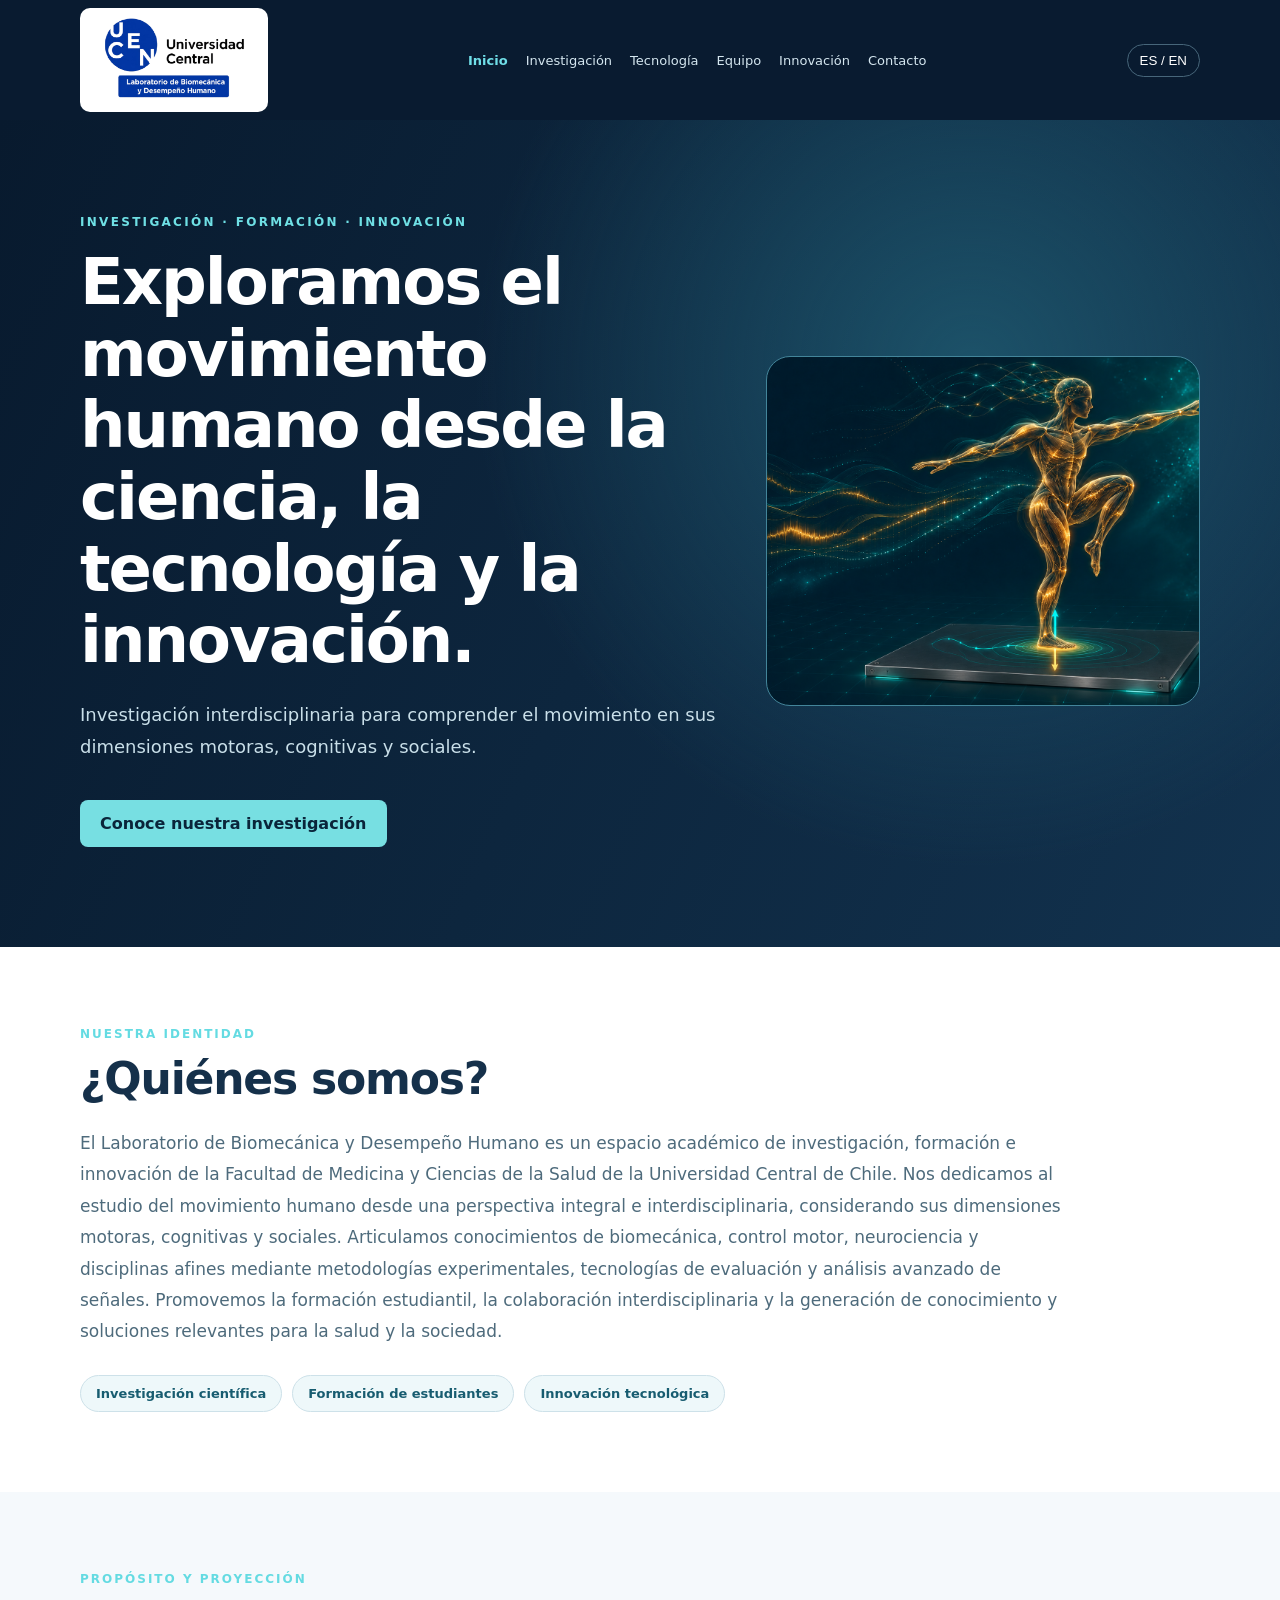
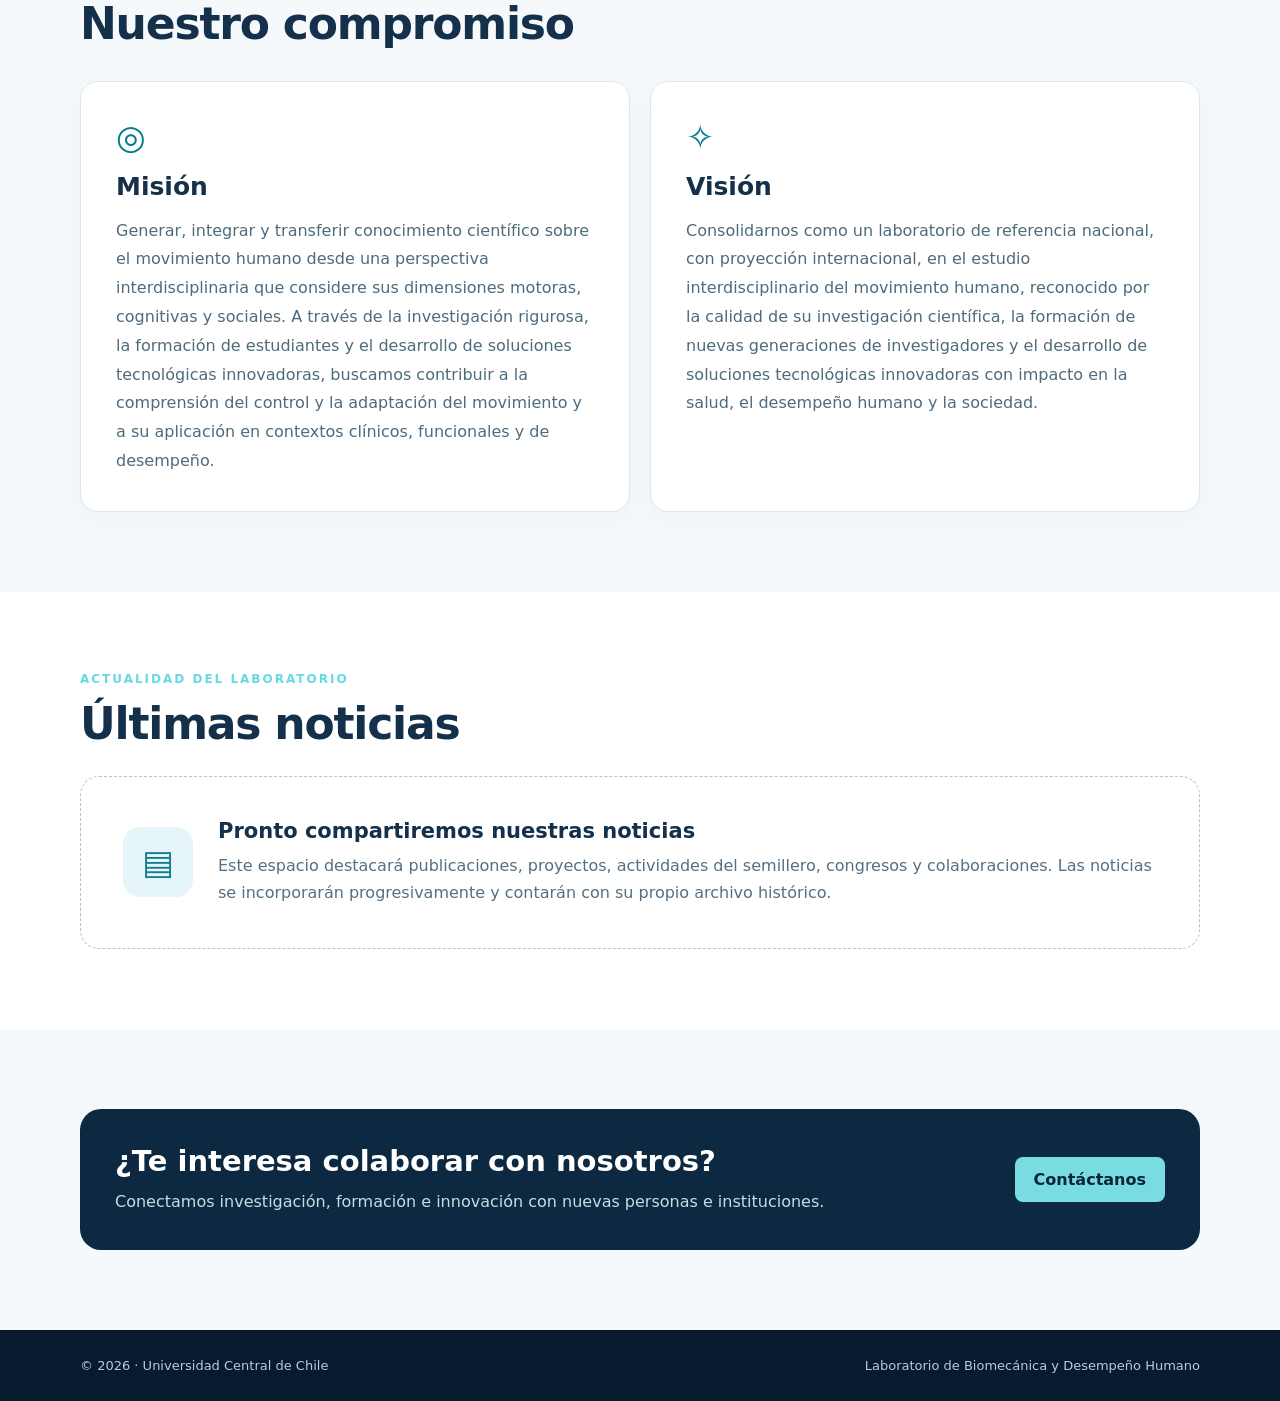
<file: index.html>
<!doctype html>
<html lang="es"><head><meta charset="utf-8"><meta name="viewport" content="width=device-width,initial-scale=1"><meta name="theme-color" content="#091b30"><meta name="description" content="Laboratorio de Biomecánica y Desempeño Humano de la Universidad Central de Chile: investigación, formación e innovación en el estudio del movimiento humano."><title>Inicio | Laboratorio de Biomecánica y Desempeño Humano</title><link rel="stylesheet" href="paginas.css"><link rel="stylesheet" href="logo.css">
<style>
  .home-hero{background:radial-gradient(circle at 76% 30%,#1c5269 0%,transparent 44%),linear-gradient(115deg,#081a2e,#12324e);color:white;padding:95px 0 100px}.home-hero .hero-layout{display:grid;grid-template-columns:1.2fr .8fr;align-items:center;gap:35px}.home-hero h1{font-size:clamp(38px,5vw,67px);line-height:1.12;letter-spacing:-2px;max-width:800px;margin:18px 0 22px}.home-hero p{font-size:18px;line-height:1.75;color:#c9dfe9;max-width:690px}.eyebrow{font-size:12px;font-weight:800;color:#6fe0e5;letter-spacing:2.3px;text-transform:uppercase}.hero-button{display:inline-block;padding:14px 20px;border-radius:8px;background:#77dfe2;color:#0a253a;font-weight:800;margin-top:20px}.hero-visual{height:350px;border:1px solid #43859a;border-radius:24px;background:linear-gradient(135deg,#16445b,#0b2139);position:relative;overflow:hidden;display:grid;place-items:center}.hero-visual:before{content:"";position:absolute;inset:0;background-image:linear-gradient(#a3dfe313 1px,transparent 1px),linear-gradient(90deg,#a3dfe313 1px,transparent 1px);background-size:28px 28px}.hero-visual svg{position:relative;width:84%;max-height:300px;filter:drop-shadow(0 0 14px #62e7e566)}.section{padding:80px 0}.section.white{background:white}.section-title{font-size:clamp(30px,3.6vw,44px);letter-spacing:-1.2px;line-height:1.2;margin:12px 0 22px}.section-copy{font-size:17px;line-height:1.85;color:#4e6b7c;max-width:990px}.pillars{display:flex;gap:10px;flex-wrap:wrap;margin-top:27px}.pillar{border:1px solid #cde1e9;background:#eef8fa;color:#175c70;border-radius:50px;padding:10px 15px;font-size:13px;font-weight:800}.value-grid{display:grid;grid-template-columns:1fr 1fr;gap:20px;margin-top:30px}.value-card{background:#fff;border:1px solid #d9e7ee;border-radius:18px;padding:35px;box-shadow:0 8px 26px #0c375309}.value-icon{color:#067c92;font-size:34px;margin-bottom:15px}.value-card h3{font-size:25px;margin:0 0 16px}.value-card p{line-height:1.8;color:#4e6b7c;margin:0}.news-head{display:flex;justify-content:space-between;align-items:end;gap:20px}.news-empty{background:#fff;border:1px dashed #abc7d4;border-radius:19px;padding:42px;display:flex;gap:25px;align-items:center;margin-top:25px}.news-icon{flex:0 0 70px;width:70px;height:70px;border-radius:17px;background:#e6f5f8;color:#157c91;display:grid;place-items:center;font-size:34px}.news-empty h3{margin:0 0 9px;font-size:21px}.news-empty p{color:#557082;line-height:1.7;margin:0}.callout{background:#0c2941;border-radius:21px;color:white;padding:35px;display:flex;align-items:center;justify-content:space-between;gap:25px}.callout h2{font-size:29px;margin:0 0 10px}.callout p{color:#c6dce6;line-height:1.7;margin:0}.callout a{background:#78dce2;color:#09253a;padding:13px 19px;border-radius:8px;font-weight:800;white-space:nowrap}@media(max-width:850px){.home-hero .hero-layout{grid-template-columns:1fr}.hero-visual{height:280px}.home-hero{padding:65px 0}.section{padding:55px 0}}@media(max-width:650px){.value-grid{grid-template-columns:1fr}.news-empty{flex-direction:column;align-items:start;padding:26px}.callout{align-items:start;flex-direction:column;padding:26px}.home-hero h1{letter-spacing:-1px}}
  /* Imagen original de neurociencia en lugar de la ilustración provisional. */
  .hero-visual{background:#071d31 url('neurociencia-portada.png?v=final-20261121') center center/cover no-repeat}
  .hero-visual:before,.hero-visual svg{display:none}
</style></head>
<body><div id="app"></div><script>
const strings={es:{nav:['Inicio','Investigación','Tecnología','Equipo','Innovación','Contacto'],eyebrow:'INVESTIGACIÓN · FORMACIÓN · INNOVACIÓN',hero:'Exploramos el movimiento humano desde la ciencia, la tecnología y la innovación.',sub:'Investigación interdisciplinaria para comprender el movimiento en sus dimensiones motoras, cognitivas y sociales.',researchButton:'Conoce nuestra investigación',aboutTag:'NUESTRA IDENTIDAD',about:'¿Quiénes somos?',aboutBody:'El Laboratorio de Biomecánica y Desempeño Humano es un espacio académico de investigación, formación e innovación de la Facultad de Medicina y Ciencias de la Salud de la Universidad Central de Chile. Nos dedicamos al estudio del movimiento humano desde una perspectiva integral e interdisciplinaria, considerando sus dimensiones motoras, cognitivas y sociales. Articulamos conocimientos de biomecánica, control motor, neurociencia y disciplinas afines mediante metodologías experimentales, tecnologías de evaluación y análisis avanzado de señales. Promovemos la formación estudiantil, la colaboración interdisciplinaria y la generación de conocimiento y soluciones relevantes para la salud y la sociedad.',pillars:['Investigación científica','Formación de estudiantes','Innovación tecnológica'],identityTag:'PROPÓSITO Y PROYECCIÓN',identityTitle:'Nuestro compromiso',mission:'Misión',missionBody:'Generar, integrar y transferir conocimiento científico sobre el movimiento humano desde una perspectiva interdisciplinaria que considere sus dimensiones motoras, cognitivas y sociales. A través de la investigación rigurosa, la formación de estudiantes y el desarrollo de soluciones tecnológicas innovadoras, buscamos contribuir a la comprensión del control y la adaptación del movimiento y a su aplicación en contextos clínicos, funcionales y de desempeño.',vision:'Visión',visionBody:'Consolidarnos como un laboratorio de referencia nacional, con proyección internacional, en el estudio interdisciplinario del movimiento humano, reconocido por la calidad de su investigación científica, la formación de nuevas generaciones de investigadores y el desarrollo de soluciones tecnológicas innovadoras con impacto en la salud, el desempeño humano y la sociedad.',newsTag:'ACTUALIDAD DEL LABORATORIO',news:'Últimas noticias',newsTitle:'Pronto compartiremos nuestras noticias',newsBody:'Este espacio destacará publicaciones, proyectos, actividades del semillero, congresos y colaboraciones. Las noticias se incorporarán progresivamente y contarán con su propio archivo histórico.',collab:'¿Te interesa colaborar con nosotros?',collabBody:'Conectamos investigación, formación e innovación con nuevas personas e instituciones.',contact:'Contáctanos',footer:'Laboratorio de Biomecánica y Desempeño Humano'},en:{nav:['Home','Research','Technology','Team','Innovation','Contact'],eyebrow:'RESEARCH · EDUCATION · INNOVATION',hero:'Exploring human movement through science, technology and innovation.',sub:'Interdisciplinary research to understand motor, cognitive and social dimensions of human movement.',researchButton:'Explore our research',aboutTag:'OUR IDENTITY',about:'Who we are',aboutBody:'The Human Biomechanics and Performance Laboratory is an academic space for research, education and innovation at the Faculty of Medicine and Health Sciences, Universidad Central de Chile. We study human movement from an integrated, interdisciplinary perspective encompassing its motor, cognitive and social dimensions. We connect biomechanics, motor control, neuroscience and related fields through experimental methods, movement assessment technologies and advanced signal analysis. We promote student training, interdisciplinary collaboration and knowledge and solutions relevant to health and society.',pillars:['Scientific research','Student training','Technology innovation'],identityTag:'PURPOSE AND OUTLOOK',identityTitle:'Our commitment',mission:'Mission',missionBody:'To generate, integrate and transfer scientific knowledge about human movement from an interdisciplinary perspective encompassing its motor, cognitive and social dimensions. Through rigorous research, student education and innovative technological solutions, we seek to advance understanding of movement control and adaptation and their application to clinical, functional and performance contexts.',vision:'Vision',visionBody:'To become a nationally recognized laboratory with international reach in interdisciplinary human movement research, known for the quality of its scientific work, the education of future researchers and innovative technological solutions that benefit health, human performance and society.',newsTag:'LABORATORY UPDATES',news:'Latest news',newsTitle:'News coming soon',newsBody:'This space will feature publications, projects, student research activities, conferences and collaborations. Articles will be added progressively and preserved in a news archive.',collab:'Interested in collaborating?',collabBody:'We connect research, education and innovation with new people and institutions.',contact:'Contact us',footer:'Human Biomechanics and Performance Laboratory'}};
const paths=['index.html','investigacion.html','tecnologia.html','equipo.html','innovacion.html','contacto.html'];let language=localStorage.getItem('lab-language')==='en'?'en':'es';function render(){const t=strings[language];document.documentElement.lang=language;document.querySelector('#app').innerHTML=`<header class="header"><div class="container header-inner"><a href="index.html" class="logo" aria-label="Laboratorio de Biomecánica y Desempeño Humano">Laboratorio de Biomecánica y Desempeño Humano<small>UNIVERSIDAD CENTRAL DE CHILE</small></a><nav class="nav" aria-label="Navigation">${paths.map((p,i)=>`<a href="${p}" ${i===0?'aria-current="page"':''}>${t.nav[i]}</a>`).join('')}</nav><button type="button" class="language" id="toggle">${language.toUpperCase()} / ${language==='es'?'EN':'ES'}</button></div></header><main><section class="home-hero"><div class="container hero-layout"><div><div class="eyebrow">${t.eyebrow}</div><h1>${t.hero}</h1><p>${t.sub}</p><a href="investigacion.html" class="hero-button">${t.researchButton}</a></div><div class="hero-visual" role="img" aria-label="Human movement conceptual illustration"><svg viewBox="0 0 300 300" fill="none" xmlns="http://www.w3.org/2000/svg"><circle cx="150" cy="150" r="126" stroke="#74E3E5" opacity=".3"/><circle cx="150" cy="150" r="90" stroke="#74E3E5" opacity=".5"/><g stroke="#AAF5F3" stroke-width="4" stroke-linecap="round" stroke-linejoin="round"><circle cx="151" cy="64" r="22"/><path d="M150 87L148 158L112 201L94 271M148 158L192 204L222 269M150 111L101 142L65 204M150 112L203 140L244 193"/></g><g fill="#73E5E5"><circle cx="148" cy="158" r="6"/><circle cx="112" cy="201" r="6"/><circle cx="192" cy="204" r="6"/><circle cx="101" cy="142" r="6"/><circle cx="203" cy="140" r="6"/></g></svg></div></div></section><section class="section white" id="nosotros"><div class="container"><div class="kicker">${t.aboutTag}</div><h2 class="section-title">${t.about}</h2><p class="section-copy">${t.aboutBody}</p><div class="pillars">${t.pillars.map(p=>`<span class="pillar">${p}</span>`).join('')}</div></div></section><section class="section"><div class="container"><div class="kicker">${t.identityTag}</div><h2 class="section-title">${t.identityTitle}</h2><div class="value-grid"><article class="value-card"><div class="value-icon" aria-hidden="true">◎</div><h3>${t.mission}</h3><p>${t.missionBody}</p></article><article class="value-card"><div class="value-icon" aria-hidden="true">✧</div><h3>${t.vision}</h3><p>${t.visionBody}</p></article></div></div></section><section class="section white" id="noticias"><div class="container"><div class="kicker">${t.newsTag}</div><h2 class="section-title">${t.news}</h2><div class="news-empty"><div class="news-icon" aria-hidden="true">▤</div><div><h3>${t.newsTitle}</h3><p>${t.newsBody}</p></div></div></div></section><section class="section"><div class="container"><div class="callout"><div><h2>${t.collab}</h2><p>${t.collabBody}</p></div><a href="contacto.html">${t.contact}</a></div></div></section></main><footer class="footer"><div class="container footer-inner"><span>© ${new Date().getFullYear()} · Universidad Central de Chile</span><span>${t.footer}</span></div></footer>`;document.querySelector('#toggle').addEventListener('click',()=>{language=language==='es'?'en':'es';localStorage.setItem('lab-language',language);render()})}render();
</script></body></html>
</file>
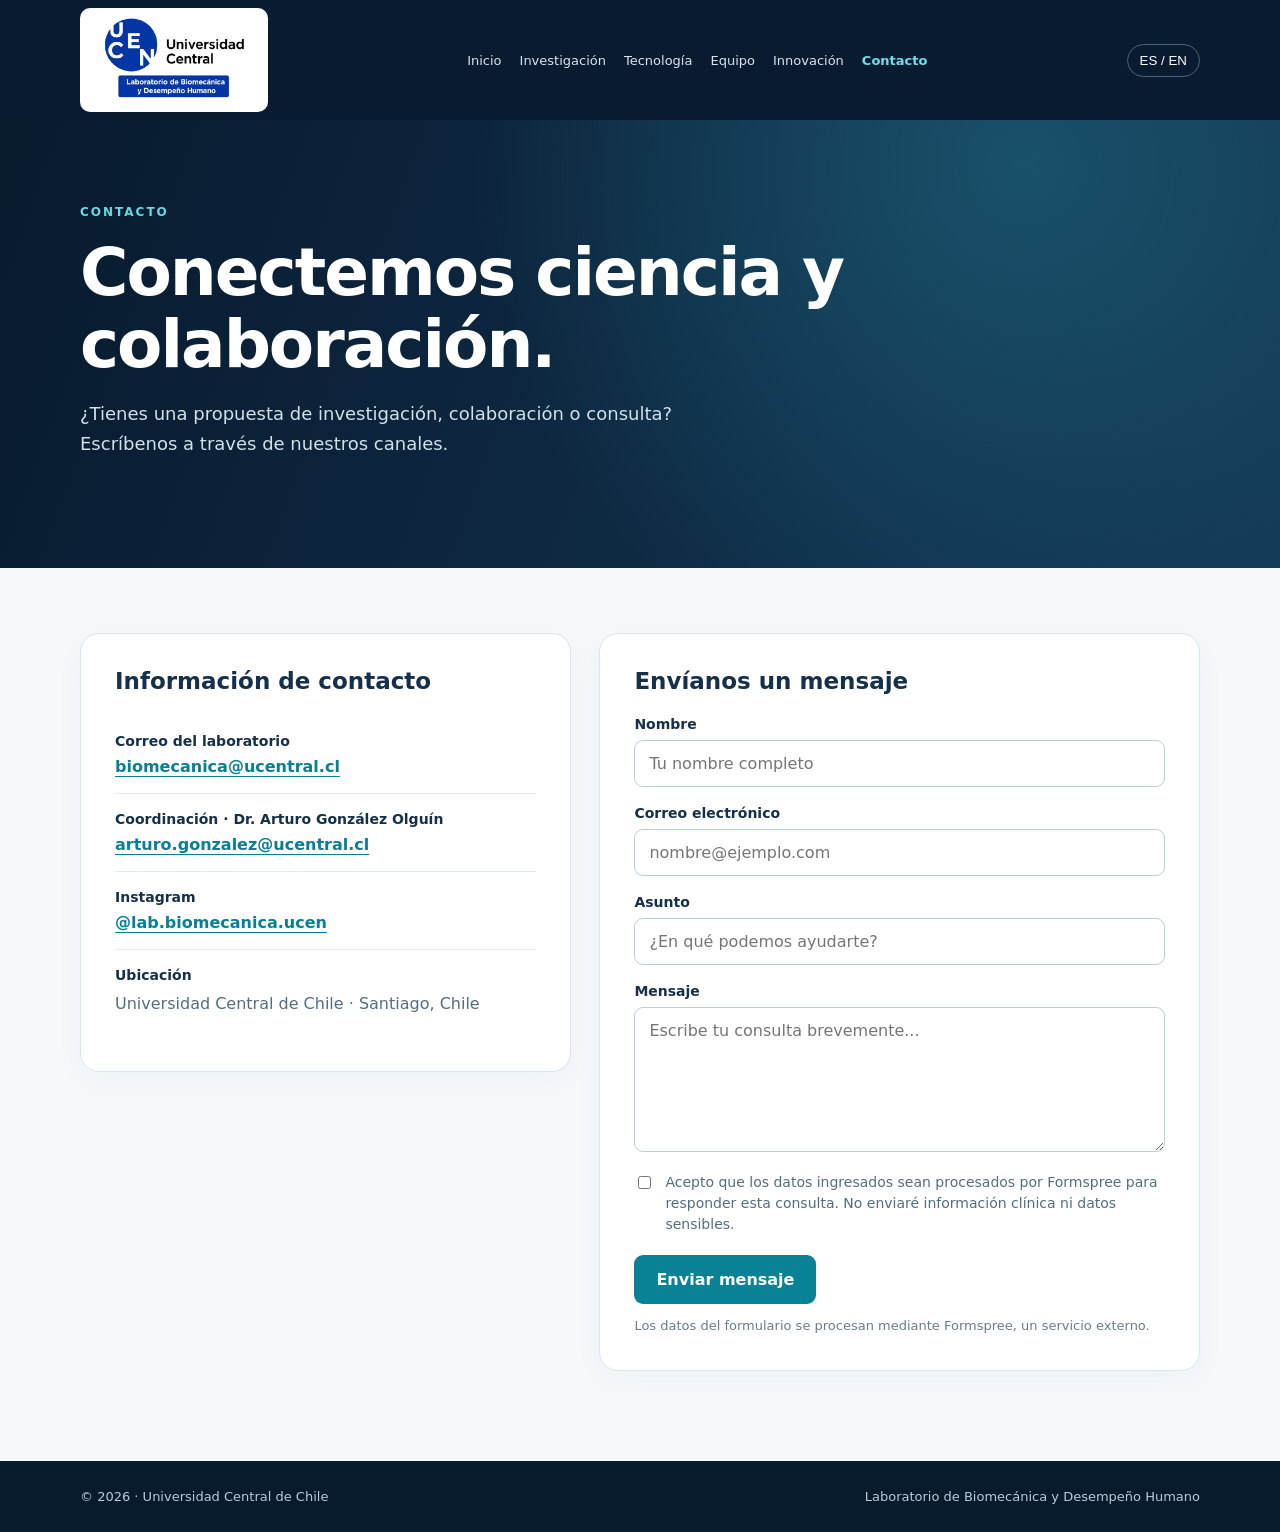
<file: contacto.html>
<!doctype html>
<html lang="es">
<head>
  <meta charset="utf-8"><meta name="viewport" content="width=device-width,initial-scale=1">
  <meta name="description" content="Contacta al Laboratorio de Biomecánica y Desempeño Humano de la Universidad Central de Chile.">
  <title>Contacto | Laboratorio de Biomecánica UCEN</title>
  <link rel="stylesheet" href="paginas.css"><link rel="stylesheet" href="logo.css">
  <style>
    .contact-layout{display:grid;grid-template-columns:.9fr 1.1fr;gap:28px;align-items:start}.contact-info,.contact-form{background:#fff;border:1px solid #d9e6ed;border-radius:19px;padding:34px;box-shadow:0 9px 30px #122f4809}.contact-info h2,.contact-form h2{font-size:23px;margin:0 0 22px}.contact-item{padding:17px 0;border-bottom:1px solid #e5edf2}.contact-item:last-child{border-bottom:0}.contact-item strong{display:block;font-size:14px;margin-bottom:8px}.contact-item a{color:#087e97;font-weight:650;overflow-wrap:anywhere;text-decoration:underline;text-underline-offset:4px}.contact-item p{color:#526e80;line-height:1.6;margin:3px 0}.contact-form label{font-weight:700;display:block;font-size:14px;margin:18px 0 8px}.contact-form input:not([type=checkbox]),.contact-form textarea{display:block;width:100%;border:1px solid #b9cdd9;border-radius:9px;padding:13px 14px;font:inherit;color:#173349;background:#fff}.contact-form textarea{min-height:145px;resize:vertical}.contact-form input:focus,.contact-form textarea:focus{outline:3px solid #70dbe17a;border-color:#0b8c9d}.contact-form button{border:0;background:#0a8295;color:#fff;border-radius:9px;padding:15px 22px;font:inherit;font-weight:800;margin-top:20px;cursor:pointer}.contact-form button:disabled{cursor:wait;opacity:.65}.consent{display:flex;gap:11px;align-items:flex-start;margin-top:20px}.consent label{margin:0;font-weight:400;line-height:1.5;color:#526e80}.consent input{margin-top:4px;flex-shrink:0}.status{margin-top:15px;padding:13px 16px;border-radius:9px;line-height:1.5;display:none}.status.success{display:block;background:#e1f5ec;color:#145b39}.status.error{display:block;background:#fff0ee;color:#96352e}.hint{font-size:13px;line-height:1.5;color:#657e8e;margin:12px 0 0}.honeypot{position:absolute!important;left:-9999px!important;width:1px!important;height:1px!important;overflow:hidden!important}@media(max-width:800px){.contact-layout{grid-template-columns:1fr}.contact-info,.contact-form{padding:25px}}
  </style>
</head>
<body><div id="app"></div>
<script>
  const formEndpoint='https://formspree.io/f/xjywegqd';
  const copy={es:{nav:['Inicio','Investigación','Tecnología','Equipo','Innovación','Contacto'],k:'CONTACTO',title:'Conectemos ciencia y colaboración.',intro:'¿Tienes una propuesta de investigación, colaboración o consulta? Escríbenos a través de nuestros canales.',info:'Información de contacto',lab:'Correo del laboratorio',coord:'Coordinación',instagram:'Instagram',location:'Ubicación',place:'Universidad Central de Chile · Santiago, Chile',form:'Envíanos un mensaje',name:'Nombre',nameHint:'Tu nombre completo',email:'Correo electrónico',emailHint:'nombre@ejemplo.com',subject:'Asunto',subjectHint:'¿En qué podemos ayudarte?',message:'Mensaje',messageHint:'Escribe tu consulta brevemente...',consent:'Acepto que los datos ingresados sean procesados por Formspree para responder esta consulta. No enviaré información clínica ni datos sensibles.',submit:'Enviar mensaje',sending:'Enviando...',ok:'¡Gracias! Tu mensaje fue recibido por el servicio de formularios. Te responderemos a la brevedad.',error:'No pudimos enviar tu mensaje. Inténtalo nuevamente o escríbenos directamente a biomecanica@ucentral.cl.',privacy:'Los datos del formulario se procesan mediante Formspree, un servicio externo.',footer:'Laboratorio de Biomecánica y Desempeño Humano'},en:{nav:['Home','Research','Technology','Team','Innovation','Contact'],k:'CONTACT',title:'Connecting science and collaboration.',intro:'Have a research proposal, collaboration opportunity or question? Reach us through our contact channels.',info:'Contact information',lab:'Laboratory email',coord:'Coordination',instagram:'Instagram',location:'Location',place:'Universidad Central de Chile · Santiago, Chile',form:'Send us a message',name:'Name',nameHint:'Your full name',email:'Email address',emailHint:'name@example.com',subject:'Subject',subjectHint:'How can we help?',message:'Message',messageHint:'Briefly describe your question...',consent:'I agree that the information entered will be processed by Formspree to respond to this inquiry. I will not include clinical or sensitive information.',submit:'Send message',sending:'Sending...',ok:'Thank you! The form service received your message. We will get back to you as soon as possible.',error:'Your message could not be sent. Please try again or email biomecanica@ucentral.cl directly.',privacy:'Form data is processed by Formspree, an external service.',footer:'Human Biomechanics and Performance Laboratory'}};
  const routes=['index.html','investigacion.html','tecnologia.html','equipo.html','innovacion.html','contacto.html'];let language=localStorage.getItem('lab-language')==='en'?'en':'es';
  function render(){const t=copy[language];document.documentElement.lang=language;document.querySelector('#app').innerHTML=`<header class="header"><div class="container header-inner"><a class="logo" href="index.html" aria-label="Laboratorio de Biomecánica y Desempeño Humano">Laboratorio de Biomecánica y Desempeño Humano<small>UNIVERSIDAD CENTRAL DE CHILE</small></a><nav class="nav" aria-label="Navigation">${routes.map((r,i)=>`<a href="${r}" ${i===5?'aria-current="page"':''}>${t.nav[i]}</a>`).join('')}</nav><button class="language" type="button" id="toggle">${language.toUpperCase()} / ${language==='es'?'EN':'ES'}</button></div></header><main><section class="mast"><div class="container"><div class="kicker">${t.k}</div><h1>${t.title}</h1><p>${t.intro}</p></div></section><section class="content"><div class="container contact-layout"><aside class="contact-info"><h2>${t.info}</h2><div class="contact-item"><strong>${t.lab}</strong><a href="mailto:biomecanica@ucentral.cl">biomecanica@ucentral.cl</a></div><div class="contact-item"><strong>${t.coord} · Dr. Arturo González Olguín</strong><a href="mailto:arturo.gonzalez@ucentral.cl">arturo.gonzalez@ucentral.cl</a></div><div class="contact-item"><strong>${t.instagram}</strong><a href="https://www.instagram.com/lab.biomecanica.ucen/" target="_blank" rel="noopener noreferrer">@lab.biomecanica.ucen</a></div><div class="contact-item"><strong>${t.location}</strong><p>${t.place}</p></div></aside><div class="contact-form"><h2>${t.form}</h2><form id="contact-form" action="${formEndpoint}" method="POST"><label for="name">${t.name}</label><input id="name" name="name" type="text" maxlength="100" placeholder="${t.nameHint}" autocomplete="name" required><label for="email">${t.email}</label><input id="email" name="email" type="email" maxlength="160" placeholder="${t.emailHint}" autocomplete="email" required><label for="subject">${t.subject}</label><input id="subject" name="subject" type="text" maxlength="150" placeholder="${t.subjectHint}" required><label for="message">${t.message}</label><textarea id="message" name="message" maxlength="2000" placeholder="${t.messageHint}" required></textarea><div class="honeypot" aria-hidden="true"><label for="website">Website</label><input id="website" type="text" name="_gotcha" tabindex="-1" autocomplete="off"></div><div class="consent"><input type="checkbox" id="consent" required><label for="consent">${t.consent}</label></div><button type="submit" id="submit">${t.submit}</button><div class="status" role="status" aria-live="polite" id="status"></div><p class="hint">${t.privacy}</p></form></div></div></section></main><footer class="footer"><div class="container footer-inner"><span>© ${new Date().getFullYear()} · Universidad Central de Chile</span><span>${t.footer}</span></div></footer>`;document.querySelector('#toggle').onclick=()=>{language=language==='es'?'en':'es';localStorage.setItem('lab-language',language);render()};document.querySelector('#contact-form').addEventListener('submit',submitForm)}
  async function submitForm(event){event.preventDefault();const form=event.currentTarget,button=document.querySelector('#submit'),status=document.querySelector('#status'),t=copy[language];if(!form.reportValidity())return;button.disabled=true;button.textContent=t.sending;status.className='status';status.textContent='';try{const response=await fetch(formEndpoint,{method:'POST',body:new FormData(form),headers:{'Accept':'application/json'}});if(!response.ok)throw new Error('Form submission failed');status.textContent=t.ok;status.className='status success';form.reset()}catch(error){status.textContent=t.error;status.className='status error'}finally{button.disabled=false;button.textContent=t.submit}}
  render();
</script></body></html>
</file>
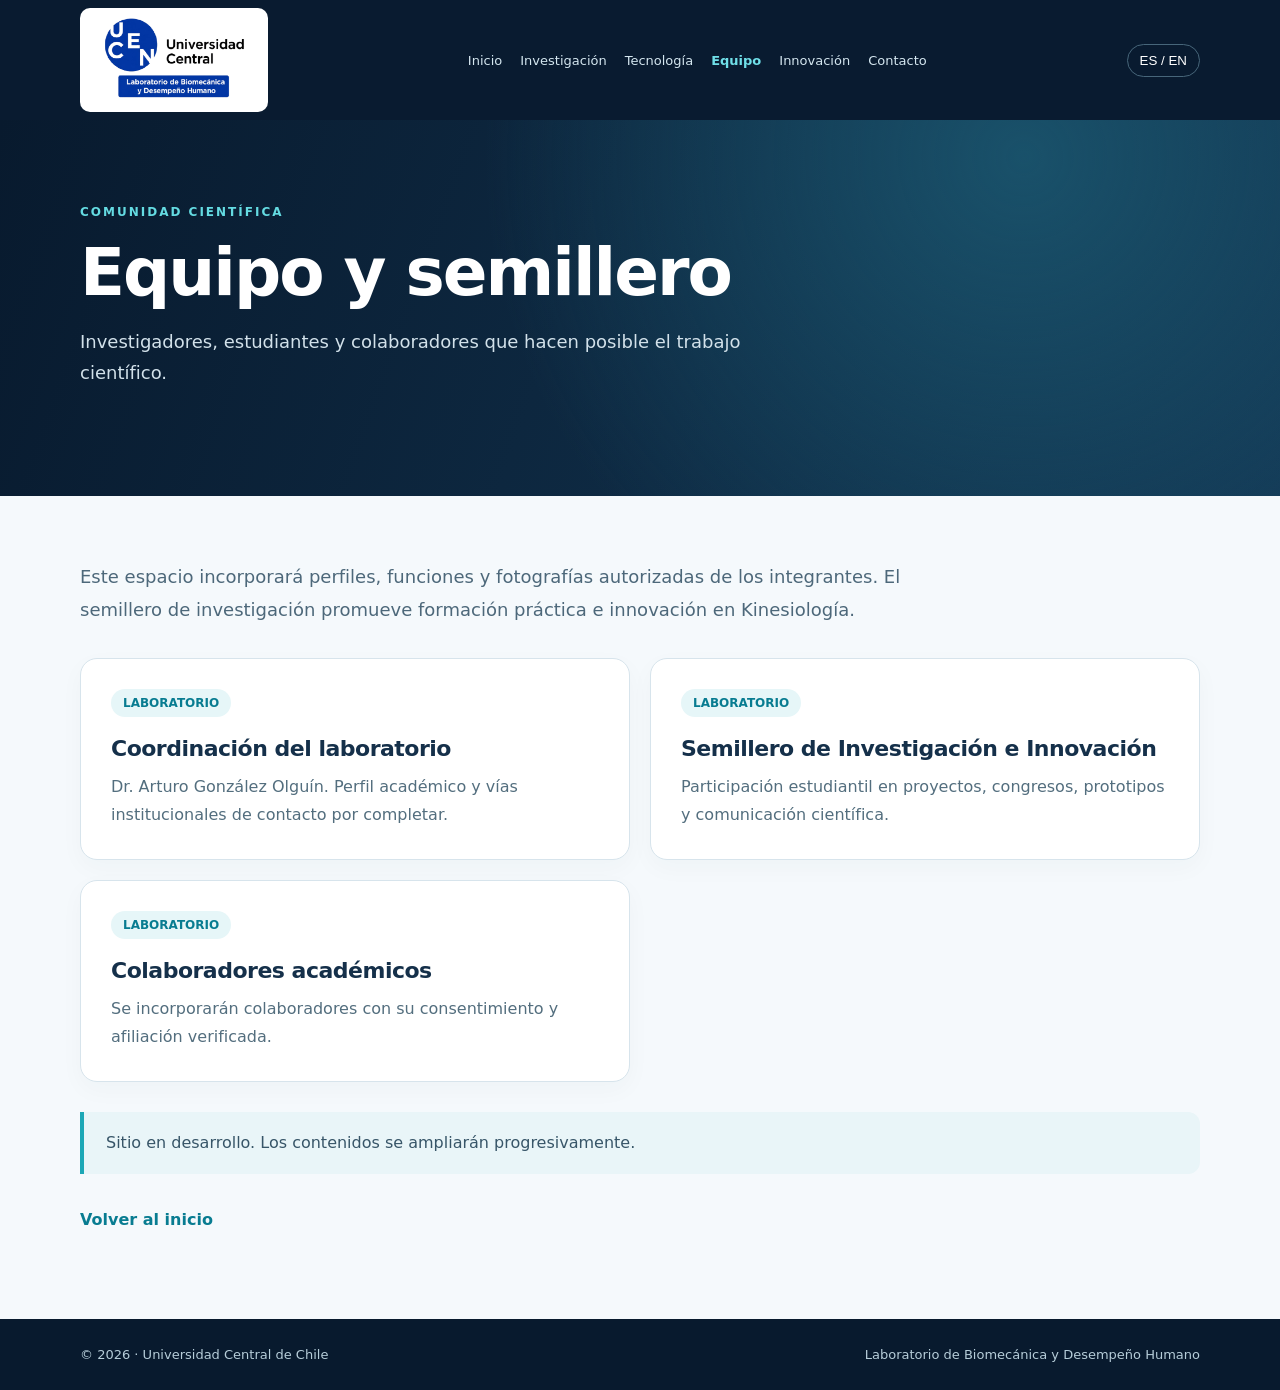
<file: equipo.html>
<!doctype html><html lang="es"><head><meta charset="utf-8"><meta name="viewport" content="width=device-width,initial-scale=1"><meta name="description" content="Equipo y semillero del Laboratorio de Biomecánica y Desempeño Humano UCEN"><link rel="stylesheet" href="paginas.css"><title>Equipo | Lab UCEN</title></head><body data-page="equipo"><div id="app"></div><script src="paginas.js"></script></body></html>
</file>
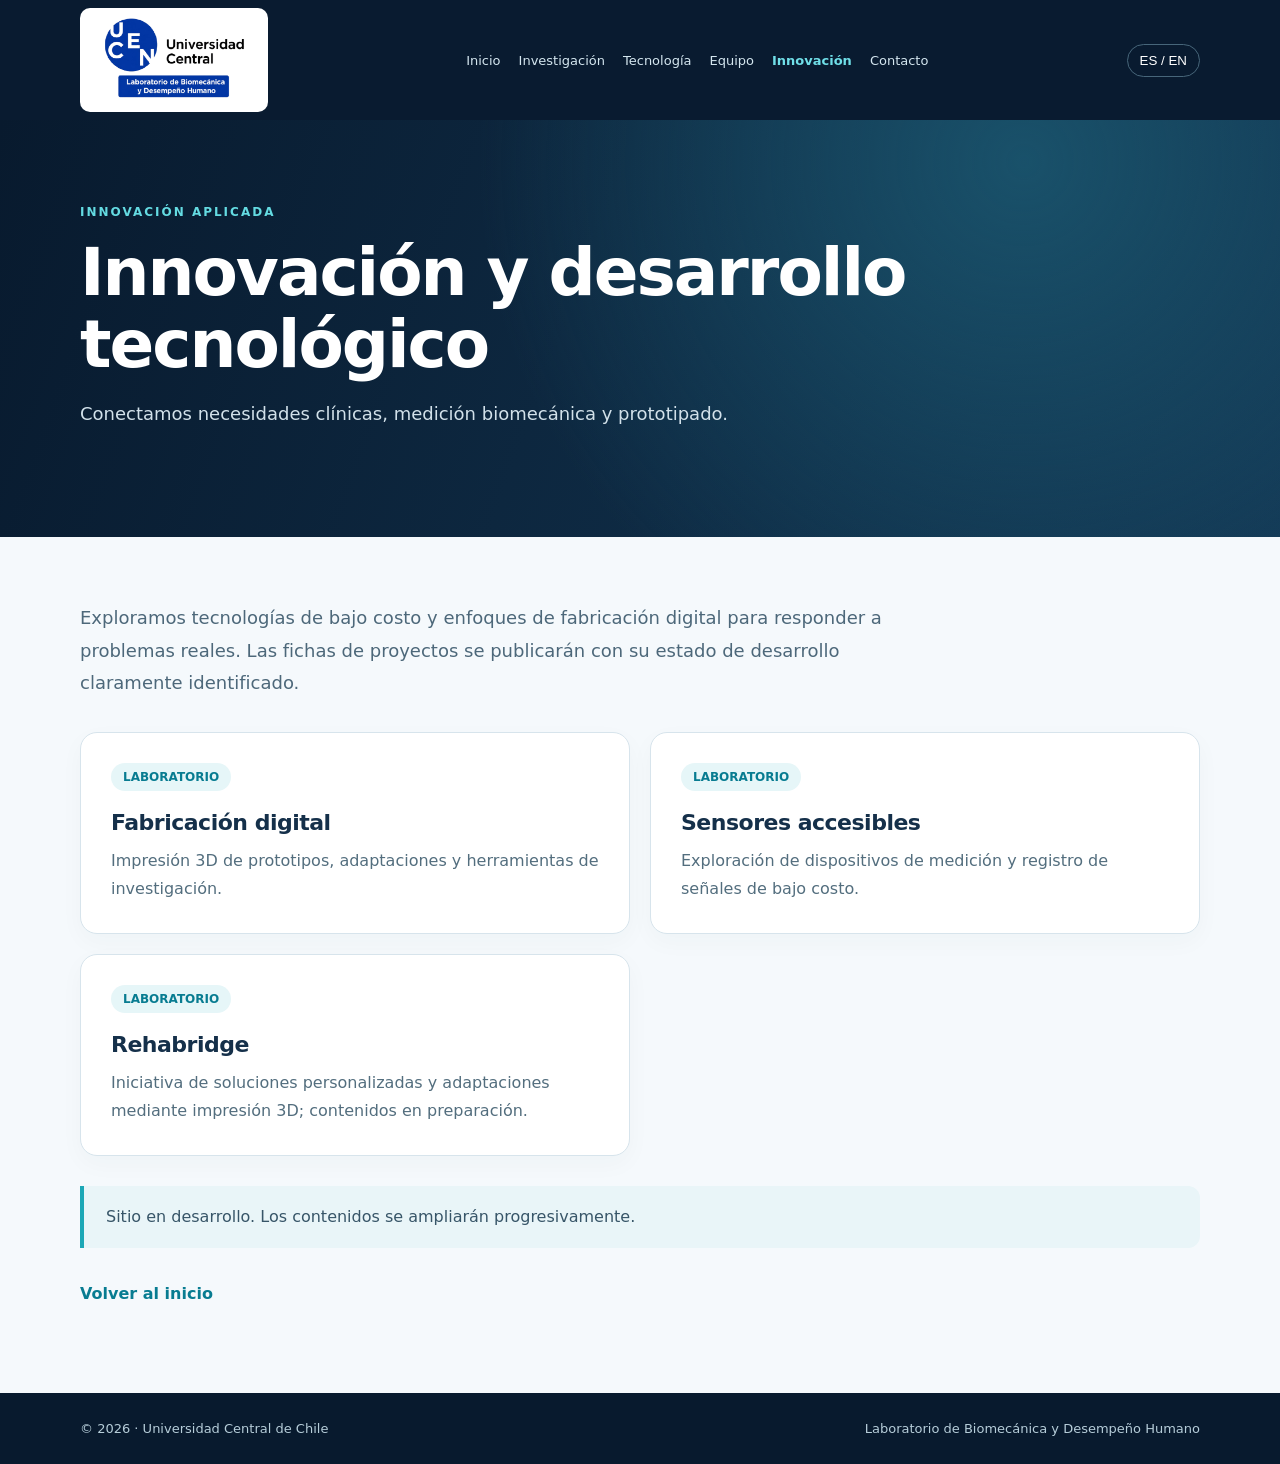
<file: innovacion.html>
<!doctype html><html lang="es"><head><meta charset="utf-8"><meta name="viewport" content="width=device-width,initial-scale=1"><meta name="description" content="Innovación y desarrollo tecnológico del Laboratorio de Biomecánica UCEN"><link rel="stylesheet" href="paginas.css"><title>Innovación | Lab UCEN</title></head><body data-page="innovacion"><div id="app"></div><script src="paginas.js"></script></body></html>
</file>
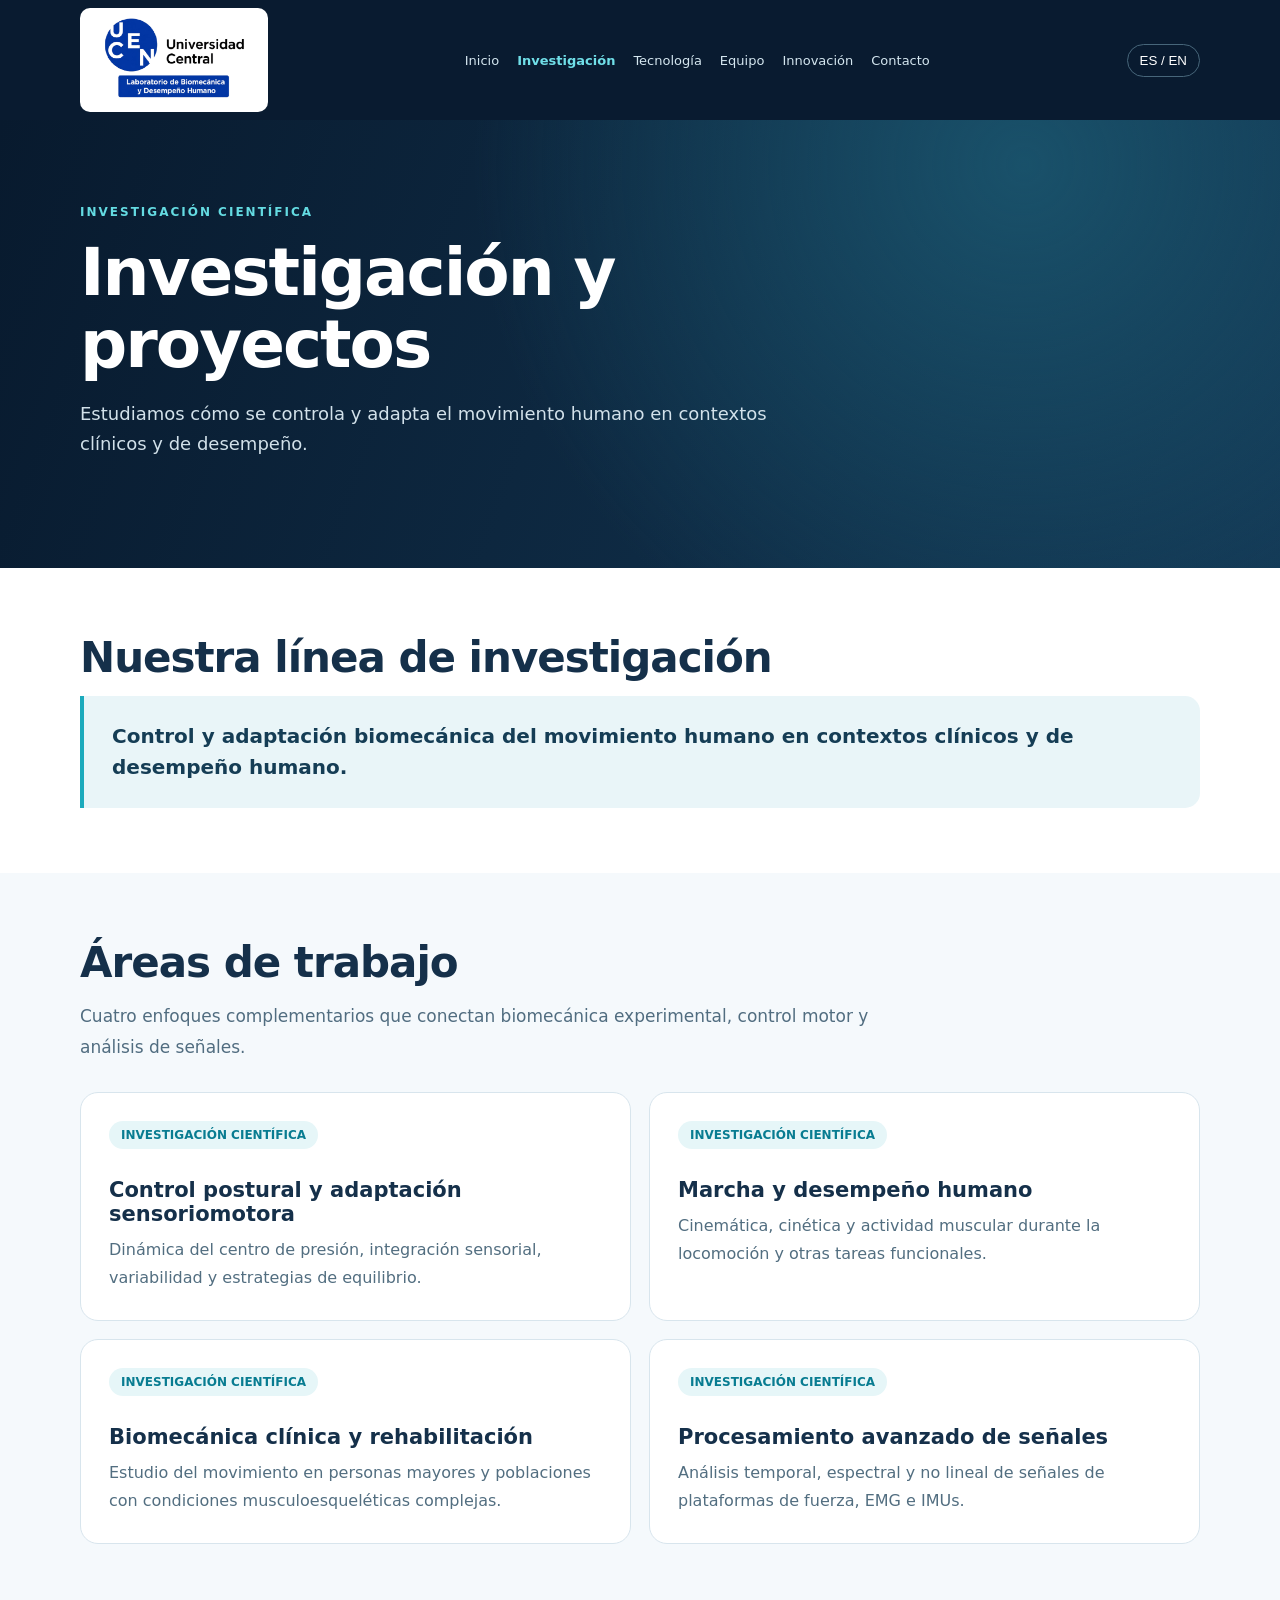
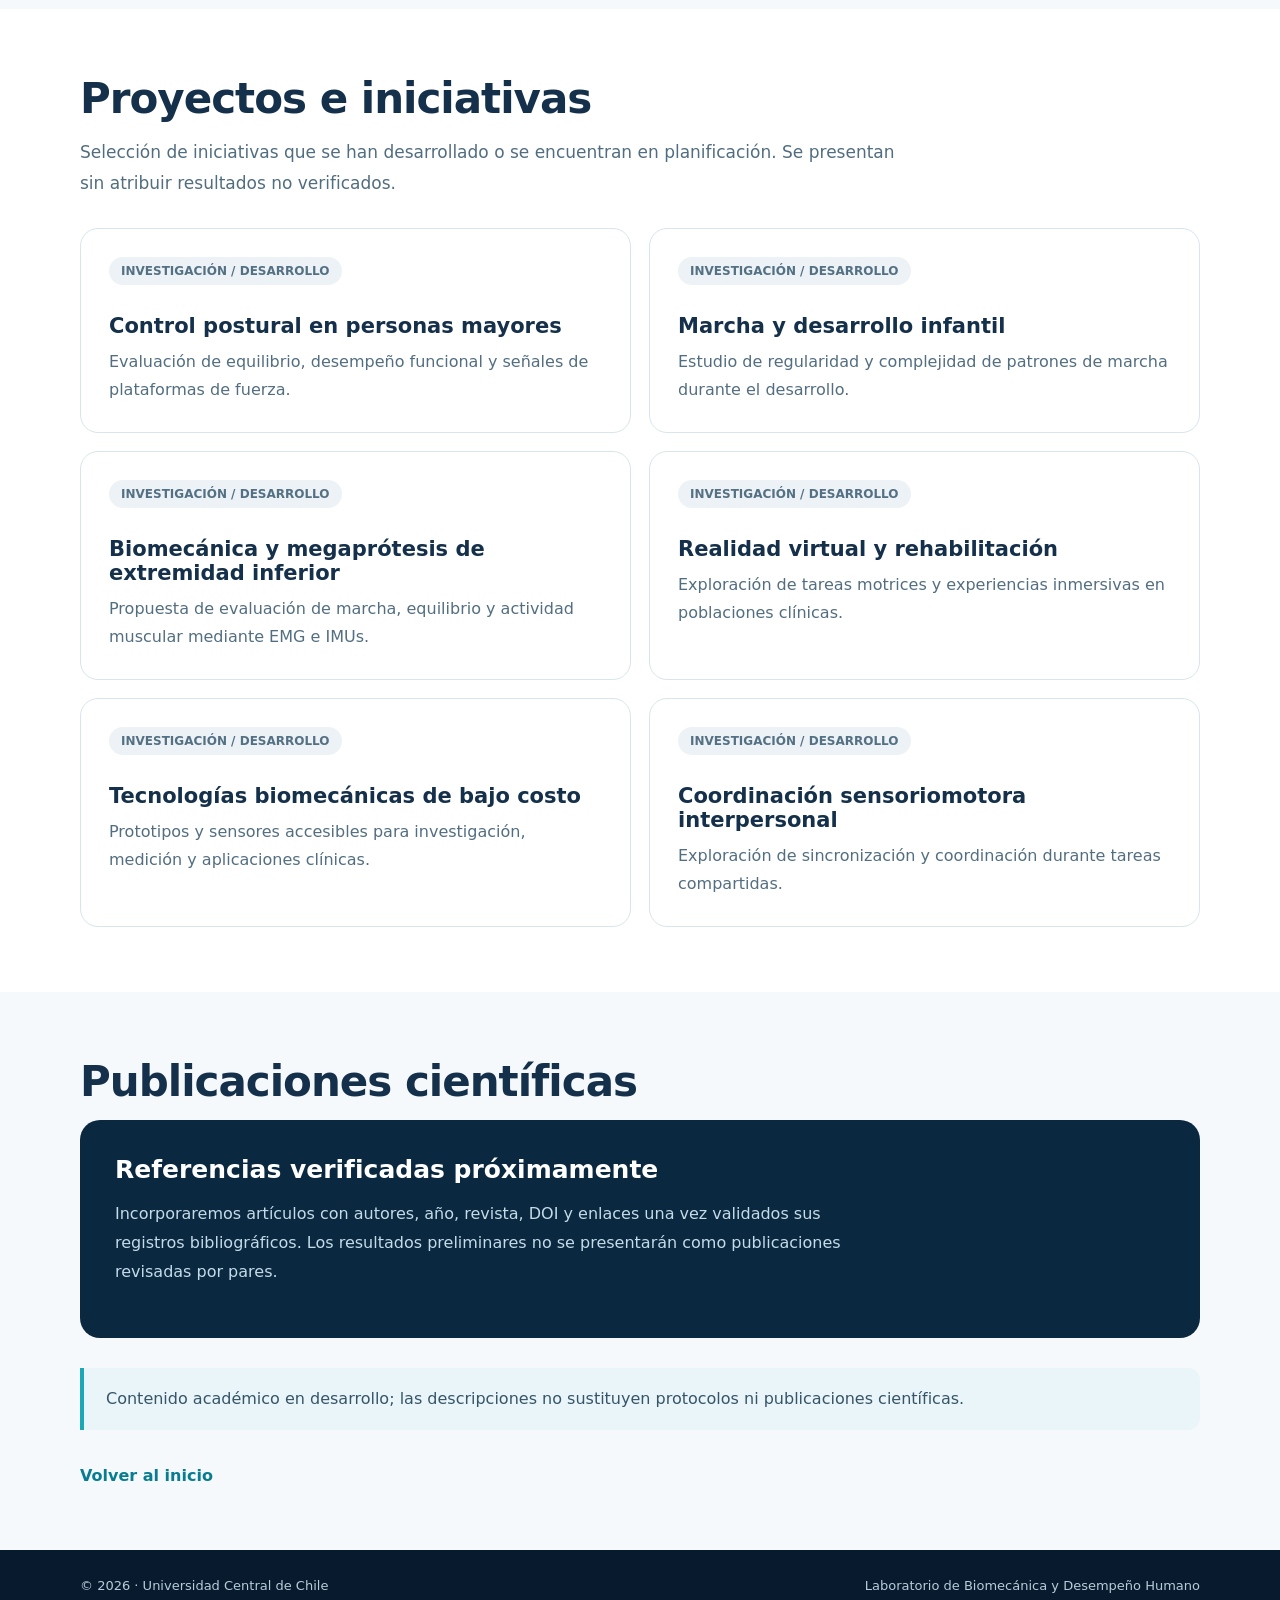
<file: investigacion.html>
<!doctype html>
<html lang="es"><head><meta charset="utf-8"><meta name="viewport" content="width=device-width,initial-scale=1"><meta name="description" content="Investigación en control y adaptación biomecánica del movimiento humano - Universidad Central de Chile"><title>Investigación | Laboratorio de Biomecánica UCEN</title><link rel="stylesheet" href="paginas.css"><link rel="stylesheet" href="logo.css">
<style>.wide{padding:65px 0}.wide.white{background:#fff}.wide h2{font-size:clamp(28px,3.5vw,42px);letter-spacing:-1px;margin:0 0 14px}.wide .lead{max-width:820px;color:#516d80;line-height:1.8;font-size:17px;margin:0 0 30px}.research-grid{display:grid;grid-template-columns:repeat(2,minmax(0,1fr));gap:18px}.research-card{background:#fff;border:1px solid #d8e5ed;border-radius:18px;padding:28px}.research-card h3{font-size:21px;margin:10px 0}.research-card p{line-height:1.75;color:#526e80;margin:0}.tag.muted{background:#edf2f6;color:#547184}.publication{background:#0b2841;color:white;border-radius:20px;padding:35px}.publication h3{font-size:25px;margin:0 0 10px}.publication p{line-height:1.8;color:#c4dbe8;max-width:740px}.mainline{background:#e9f5f8;border-left:4px solid #1caabc;padding:25px 28px;border-radius:0 15px 15px 0;font-size:20px;line-height:1.55;font-weight:700;color:#153d55}@media(max-width:700px){.research-grid{grid-template-columns:1fr}.wide{padding:45px 0}.publication{padding:25px}}</style></head>
<body><div id="app"></div>
<script>
const content={es:{nav:['Inicio','Investigación','Tecnología','Equipo','Innovación','Contacto'],k:'INVESTIGACIÓN CIENTÍFICA',title:'Investigación y proyectos',subtitle:'Estudiamos cómo se controla y adapta el movimiento humano en contextos clínicos y de desempeño.',focus:'Nuestra línea de investigación',focusText:'Control y adaptación biomecánica del movimiento humano en contextos clínicos y de desempeño humano.',areas:'Áreas de trabajo',areaIntro:'Cuatro enfoques complementarios que conectan biomecánica experimental, control motor y análisis de señales.',areasData:[['Control postural y adaptación sensoriomotora','Dinámica del centro de presión, integración sensorial, variabilidad y estrategias de equilibrio.'],['Marcha y desempeño humano','Cinemática, cinética y actividad muscular durante la locomoción y otras tareas funcionales.'],['Biomecánica clínica y rehabilitación','Estudio del movimiento en personas mayores y poblaciones con condiciones musculoesqueléticas complejas.'],['Procesamiento avanzado de señales','Análisis temporal, espectral y no lineal de señales de plataformas de fuerza, EMG e IMUs.']],projects:'Proyectos e iniciativas',projectsIntro:'Selección de iniciativas que se han desarrollado o se encuentran en planificación. Se presentan sin atribuir resultados no verificados.',projectsData:[['Control postural en personas mayores','Evaluación de equilibrio, desempeño funcional y señales de plataformas de fuerza.'],['Marcha y desarrollo infantil','Estudio de regularidad y complejidad de patrones de marcha durante el desarrollo.'],['Biomecánica y megaprótesis de extremidad inferior','Propuesta de evaluación de marcha, equilibrio y actividad muscular mediante EMG e IMUs.'],['Realidad virtual y rehabilitación','Exploración de tareas motrices y experiencias inmersivas en poblaciones clínicas.'],['Tecnologías biomecánicas de bajo costo','Prototipos y sensores accesibles para investigación, medición y aplicaciones clínicas.'],['Coordinación sensoriomotora interpersonal','Exploración de sincronización y coordinación durante tareas compartidas.']],status:'INVESTIGACIÓN / DESARROLLO',publications:'Publicaciones científicas',pubTitle:'Referencias verificadas próximamente',pubText:'Incorporaremos artículos con autores, año, revista, DOI y enlaces una vez validados sus registros bibliográficos. Los resultados preliminares no se presentarán como publicaciones revisadas por pares.',notice:'Contenido académico en desarrollo; las descripciones no sustituyen protocolos ni publicaciones científicas.',back:'Volver al inicio'},en:{nav:['Home','Research','Technology','Team','Innovation','Contact'],k:'SCIENTIFIC RESEARCH',title:'Research and projects',subtitle:'We study how human movement is controlled and adapted in clinical and performance contexts.',focus:'Our research focus',focusText:'Biomechanical control and adaptation of human movement in clinical and performance contexts.',areas:'Research areas',areaIntro:'Four complementary approaches connecting experimental biomechanics, motor control and signal analysis.',areasData:[['Postural control and sensorimotor adaptation','Center-of-pressure dynamics, sensory integration, variability and balance strategies.'],['Gait and human performance','Kinematics, kinetics and muscle activity during locomotion and functional tasks.'],['Clinical biomechanics and rehabilitation','Movement research in older adults and people with complex musculoskeletal conditions.'],['Advanced signal processing','Time-domain, spectral and nonlinear analysis of force platform, EMG and IMU signals.']],projects:'Projects and initiatives',projectsIntro:'Selected initiatives developed or currently under planning. No unverified outcomes are attributed to these studies.',projectsData:[['Postural control in older adults','Assessing balance, functional performance and force-platform signals.'],['Gait and childhood development','Studying regularity and complexity of gait patterns across development.'],['Biomechanics and lower-limb megaprostheses','Proposed gait, balance and muscle-activity assessment using EMG and IMUs.'],['Virtual reality and rehabilitation','Exploring immersive motor tasks and experiences in clinical populations.'],['Affordable biomechanical technologies','Accessible sensor prototypes for research, measurement and clinical applications.'],['Interpersonal sensorimotor coordination','Exploring synchronization and coordination during shared tasks.']],status:'RESEARCH / DEVELOPMENT',publications:'Scientific publications',pubTitle:'Verified references coming soon',pubText:'Articles, authors, years, journals, DOIs and links will be included after bibliographic verification. Preliminary findings will not be represented as peer-reviewed publications.',notice:'Academic content under development; descriptions do not replace protocols or scientific publications.',back:'Back to home'}};
const paths=['index.html','investigacion.html','tecnologia.html','equipo.html','innovacion.html','contacto.html'];let language=localStorage.getItem('lab-language')==='en'?'en':'es';function render(){let t=content[language];document.documentElement.lang=language;document.querySelector('#app').innerHTML=`<header class="header"><div class="container header-inner"><a class="logo" href="index.html" aria-label="Laboratorio de Biomecánica y Desempeño Humano">Laboratorio de Biomecánica y Desempeño Humano<small>UNIVERSIDAD CENTRAL DE CHILE</small></a><nav class="nav" aria-label="Navigation">${paths.map((p,i)=>`<a href="${p}" ${i===1?'aria-current="page"':''}>${t.nav[i]}</a>`).join('')}</nav><button class="language" id="toggle">${language.toUpperCase()} / ${language==='es'?'EN':'ES'}</button></div></header><main><section class="mast"><div class="container"><div class="kicker">${t.k}</div><h1>${t.title}</h1><p>${t.subtitle}</p></div></section><section class="wide white"><div class="container"><h2>${t.focus}</h2><div class="mainline">${t.focusText}</div></div></section><section class="wide"><div class="container"><h2>${t.areas}</h2><p class="lead">${t.areaIntro}</p><div class="research-grid">${t.areasData.map(a=>`<article class="research-card"><span class="tag">${t.k}</span><h3>${a[0]}</h3><p>${a[1]}</p></article>`).join('')}</div></div></section><section class="wide white"><div class="container"><h2>${t.projects}</h2><p class="lead">${t.projectsIntro}</p><div class="research-grid">${t.projectsData.map(a=>`<article class="research-card"><span class="tag muted">${t.status}</span><h3>${a[0]}</h3><p>${a[1]}</p></article>`).join('')}</div></div></section><section class="wide"><div class="container"><h2>${t.publications}</h2><div class="publication"><h3>${t.pubTitle}</h3><p>${t.pubText}</p></div><div class="note">${t.notice}</div><a class="back" href="index.html">${t.back}</a></div></section></main><footer class="footer"><div class="container footer-inner"><span>© ${new Date().getFullYear()} · Universidad Central de Chile</span><span>Laboratorio de Biomecánica y Desempeño Humano</span></div></footer>`;document.querySelector('#toggle').onclick=()=>{language=language==='es'?'en':'es';localStorage.setItem('lab-language',language);render()}}render();
</script></body></html>
</file>
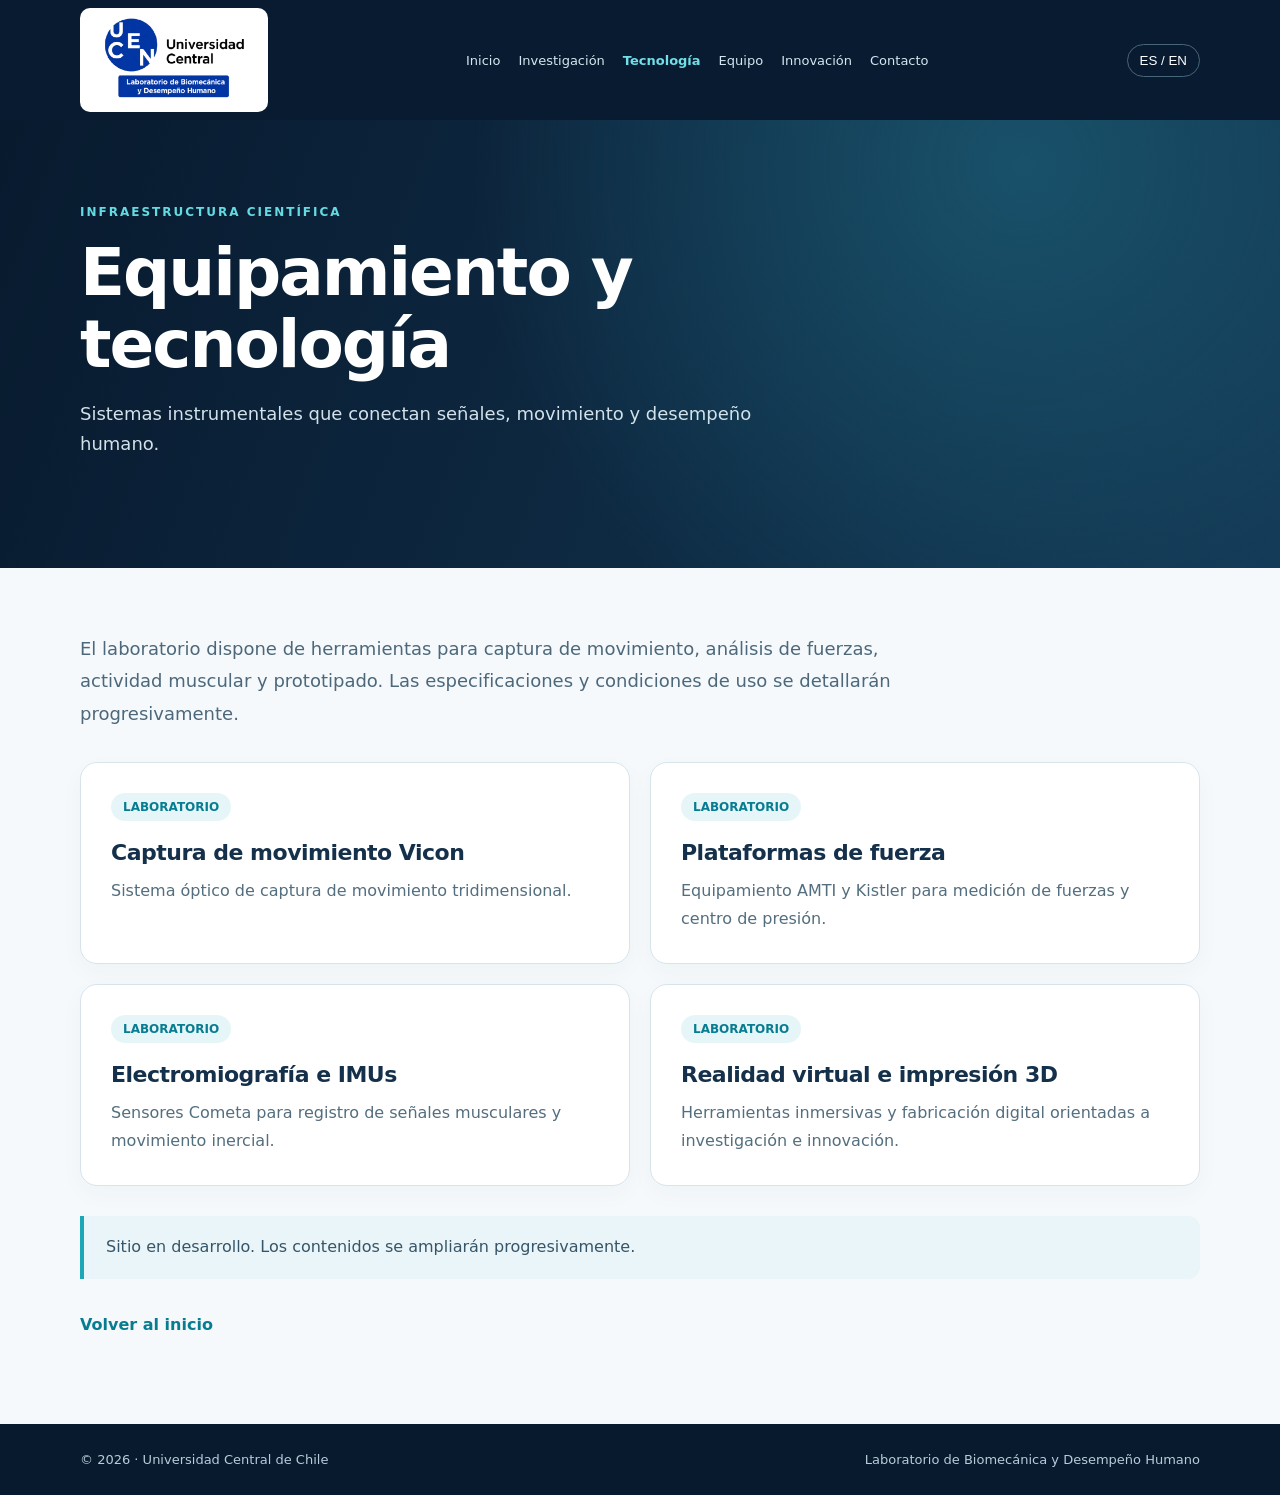
<file: tecnologia.html>
<!doctype html><html lang="es"><head><meta charset="utf-8"><meta name="viewport" content="width=device-width,initial-scale=1"><meta name="description" content="Equipamiento científico del Laboratorio de Biomecánica y Desempeño Humano UCEN"><link rel="stylesheet" href="paginas.css"><title>Tecnología | Lab UCEN</title></head><body data-page="tecnologia"><div id="app"></div><script src="paginas.js"></script></body></html>
</file>
<file: paginas.css>
:root{font-family:Inter,ui-sans-serif,system-ui,-apple-system,"Segoe UI",Arial,sans-serif;color:#15304a;background:#f5f9fc;font-size:16px}*{box-sizing:border-box}body{margin:0}a{color:inherit;text-decoration:none}a:focus-visible,button:focus-visible{outline:3px solid #59d8e1;outline-offset:3px}.container{width:min(1120px,calc(100% - 44px));margin:auto}.header{background:#091b30;color:white;position:sticky;top:0;z-index:3}.header-inner{min-height:79px;display:flex;align-items:center;justify-content:space-between;gap:24px}.logo{font-weight:800;font-size:15px;max-width:260px;line-height:1.3}.logo small{display:block;font-weight:500;font-size:11px;letter-spacing:1px;color:#85acbf;margin-top:4px}.nav{display:flex;align-items:center;gap:18px;flex-wrap:wrap}.nav a{color:#d4e6ef;font-size:13px}.nav a[aria-current="page"]{color:#70dfe8;font-weight:800}.language{border:1px solid #47667a;background:none;color:white;border-radius:24px;padding:8px 12px;cursor:pointer}.mast{background:radial-gradient(circle at 80% 10%,#19516a,transparent 50%),linear-gradient(110deg,#081a2e,#133754);color:white;padding:85px 0 90px}.kicker{font-size:12px;letter-spacing:2px;text-transform:uppercase;font-weight:800;color:#64dbe2}.mast h1{font-size:clamp(36px,5.2vw,66px);max-width:850px;letter-spacing:-2px;line-height:1.09;margin:18px 0}.mast p{font-size:18px;color:#d2e1ea;max-width:690px;line-height:1.7}.content{padding:65px 0 90px}.intro{max-width:850px;line-height:1.8;color:#4d687a;font-size:18px;margin:0 0 32px}.grid{display:grid;grid-template-columns:repeat(2,minmax(0,1fr));gap:20px}.panel{background:white;border:1px solid #d7e4ec;border-radius:17px;padding:30px;box-shadow:0 8px 24px #10304708}.panel h2{font-size:22px;margin:0 0 12px;letter-spacing:-.5px}.panel p{color:#536e7e;line-height:1.75;margin:0}.tag{display:inline-block;padding:7px 12px;border-radius:20px;background:#e6f6f8;color:#087c91;font-size:12px;font-weight:800;margin-bottom:19px}.note{background:#e9f5f8;border-left:4px solid #1ca7b6;padding:18px 22px;color:#375568;border-radius:0 12px 12px 0;margin-top:30px;line-height:1.65}.back{display:inline-flex;margin-top:36px;color:#087c91;font-weight:800}.footer{background:#081a2e;color:#b6cdd9;padding:28px 0;font-size:13px}.footer a{text-decoration:underline}.footer-inner{display:flex;justify-content:space-between;gap:20px}.portrait{background:linear-gradient(130deg,#def1f6,#c3dbe7);border:2px dashed #91b9c8;color:#527487;border-radius:13px;min-height:180px;display:grid;place-items:center;margin-bottom:17px;text-align:center;padding:20px}@media(max-width:850px){.header-inner{align-items:flex-start;flex-direction:column;padding:16px 0}.nav{gap:12px}.mast{padding:60px 0}.grid{grid-template-columns:1fr}}@media(max-width:500px){.footer-inner{flex-direction:column}.nav a{font-size:12px}.mast h1{letter-spacing:-1px}}
</file>
<file: logo.css>
/* El logotipo entregado contiene tipografía negra: se presenta sobre blanco. */
.top .brand{display:block;flex:0 0 188px;width:188px;min-width:188px;height:104px;background:#fff url('lab_logo.png') center/contain no-repeat;border-radius:10px;overflow:hidden;position:relative}
.top .brand .mark,.top .brand .brandtext{position:absolute;width:1px;height:1px;clip-path:inset(50%);overflow:hidden;white-space:nowrap}
.top .nav{min-height:120px}
.header .logo{display:block;flex:0 0 188px;width:188px;height:104px;max-width:none;background:#fff url('lab_logo.png') center/contain no-repeat;border-radius:10px;overflow:hidden;font-size:0;line-height:0;color:transparent}
.header .logo small{font-size:0;line-height:0;color:transparent}
.header-inner{min-height:120px}
@media(max-width:620px){.top .brand{flex-basis:145px;width:145px;min-width:145px;height:82px}.top .nav{min-height:96px}.header .logo{flex-basis:145px;width:145px;height:82px}.header-inner{min-height:98px}}
</file>
